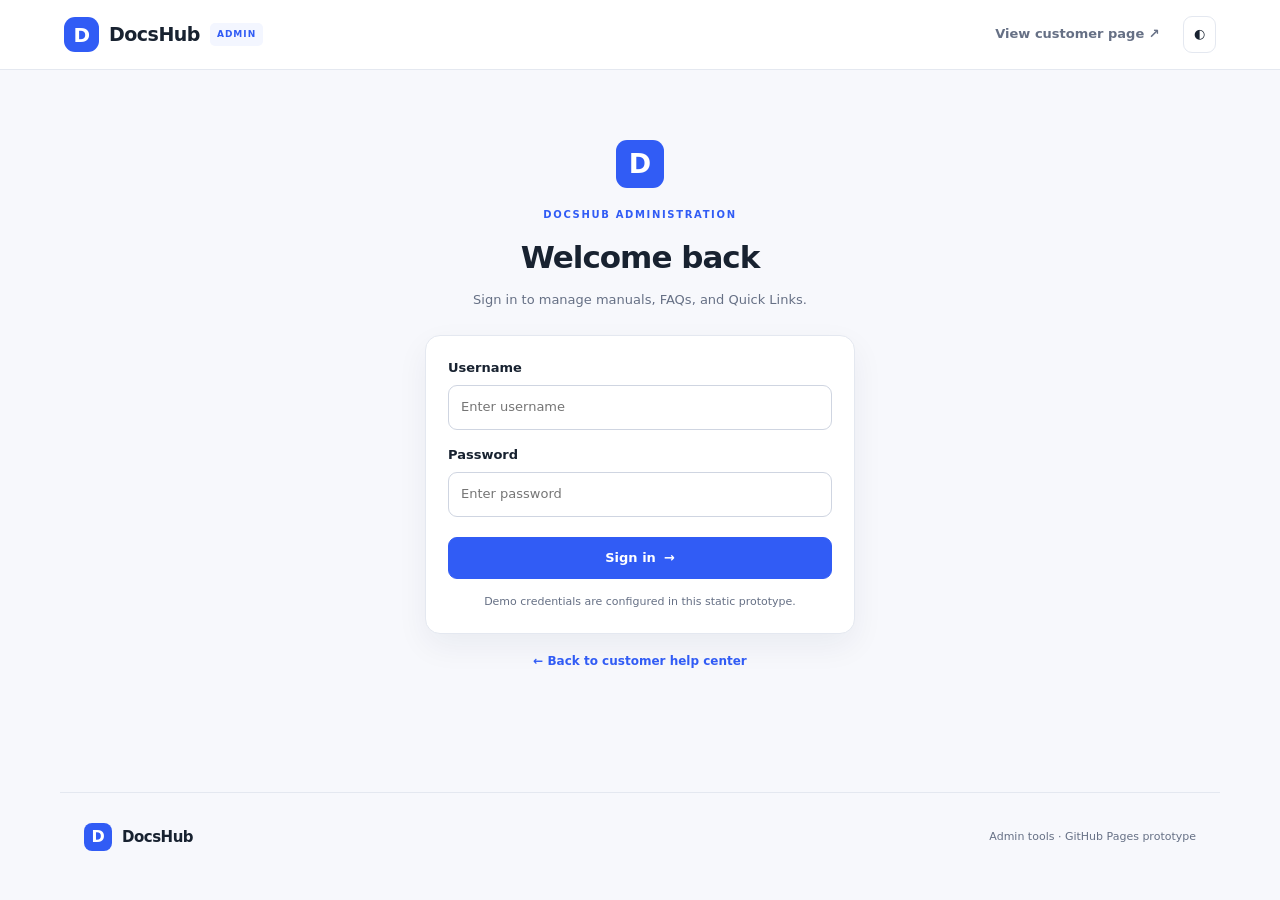
<file: admin.html>
<!doctype html>
<html lang="en">
<head>
<meta charset="utf-8"><meta name="viewport" content="width=device-width,initial-scale=1">
<meta name="robots" content="noindex,nofollow"><title>Admin — DocsHub</title>
<link rel="stylesheet" href="assets/css/styles.css">
</head>
<body class="admin-body">
<header class="topbar"><a class="brand" href="index.html"><span class="brand-mark">D</span><span>DocsHub</span><span class="admin-tag">ADMIN</span></a><nav class="nav"><a href="index.html">View customer page ↗</a><button id="theme-toggle" class="icon-btn" aria-label="Toggle dark mode">◐</button></nav><button class="menu-btn" id="menu-btn" aria-label="Toggle navigation">☰</button></header>
<main class="admin-wrap">
<section id="login-view" class="login-shell">
  <div class="login-brand"><span class="brand-mark large">D</span><p class="eyebrow blue">DOCSHUB ADMINISTRATION</p><h1>Welcome back</h1><p class="muted">Sign in to manage manuals, FAQs, and Quick Links.</p></div>
  <form id="login-form" class="panel login-panel">
    <div id="login-error" class="alert alert-error" role="alert" hidden></div>
    <label class="field"><span>Username</span><input id="username" name="username" autocomplete="username" required placeholder="Enter username"></label>
    <label class="field"><span>Password</span><input id="password" name="password" type="password" autocomplete="current-password" required placeholder="Enter password"></label>
    <button class="btn btn-primary btn-block" type="submit">Sign in <span>→</span></button>
    <p class="login-note">Demo credentials are configured in this static prototype.</p>
  </form>
  <a class="back-link" href="index.html">← Back to customer help center</a>
</section>

<section id="dashboard-view" hidden>
  <div class="dashboard-heading"><div><p class="eyebrow blue">CONTENT MANAGEMENT</p><h1>Admin dashboard</h1><p class="muted">Manage the manuals and FAQs shown on the customer page.</p></div><button id="logout-btn" class="btn">Sign out</button></div>
  <div class="alert alert-warning"><strong>GitHub publishing:</strong> connect with a fine-grained GitHub token in Settings. Changes are committed to the public content JSON file. GitHub Pages may take a few minutes to deploy; the customer page refreshes published content periodically. The token is held in this browser session only and is never included in the website files.</div>
  <div class="stat-grid"><div class="stat-card"><span>Manual links</span><strong id="manual-stat">0</strong></div><div class="stat-card"><span>FAQs</span><strong id="faq-stat">0</strong></div><div class="stat-card"><span>Quick links</span><strong id="quicklink-stat">0</strong></div><div class="stat-card"><span>Last saved</span><strong id="saved-stat" class="stat-small">—</strong></div></div>
  <div class="tabs" role="tablist"><button class="tab active" data-tab="manuals-panel" role="tab">User manuals</button><button class="tab" data-tab="faqs-panel" role="tab">FAQs</button><button class="tab" data-tab="quicklinks-panel" role="tab">Quick Links</button><button class="tab" data-tab="settings-panel" role="tab">GitHub settings</button></div>

  <section class="panel admin-panel" id="manuals-panel">
    <div class="panel-heading"><div><h2>Manage user manuals</h2><p class="muted">Add a public GitHub Markdown link, edit it, or remove it.</p></div><button id="add-manual-btn" class="btn btn-primary">＋ Add manual</button></div>
    <div id="manual-form-wrap" class="form-wrap" hidden>
      <form id="manual-form">
        <input id="manual-id" type="hidden">
        <div class="form-grid">
          <label class="field"><span>Manual title *</span><input id="manual-title" required maxlength="140" placeholder="e.g. Getting Started Guide"></label>
          <label class="field"><span>Category</span><input id="manual-category" maxlength="80" placeholder="e.g. Setup"></label>
          <label class="field full"><span>GitHub Markdown URL *</span><input id="manual-url" type="url" required placeholder="https://raw.githubusercontent.com/owner/repo/main/path/manual.md"><small>Use a public raw.githubusercontent.com URL, or a public GitHub blob URL.</small></label>
          <label class="field full"><span>Short description</span><textarea id="manual-description" rows="2" maxlength="300" placeholder="What will the reader learn?"></textarea></label>
        </div>
        <div id="manual-form-error" class="alert alert-error" role="alert" hidden></div>
        <div class="form-actions"><button type="button" class="btn" id="cancel-manual">Cancel</button><button type="submit" class="btn btn-primary">Save manual</button></div>
      </form>
    </div>
    <div id="manual-list-admin" class="managed-list"></div>
  </section>

  <section class="panel admin-panel" id="faqs-panel" hidden>
    <div class="panel-heading"><div><h2>Manage FAQs</h2><p class="muted">Create question-and-answer entries for the customer page.</p></div><button id="add-faq-btn" class="btn btn-primary">＋ Add FAQ</button></div>
    <div id="faq-form-wrap" class="form-wrap" hidden>
      <form id="faq-form">
        <input id="faq-id" type="hidden">
        <div class="form-grid">
          <label class="field full"><span>Question *</span><input id="faq-question" required maxlength="240" placeholder="Enter a frequently asked question"></label>
          <label class="field full"><span>Answer *</span><textarea id="faq-answer" required rows="5" maxlength="4000" placeholder="Markdown supported: **bold**, *italic*, headings, lists, tables, images, and [links](https://example.com)."></textarea></label>
          <label class="field"><span>Category</span><input id="faq-category" maxlength="80" placeholder="e.g. Troubleshooting"></label>
        </div>
        <div id="faq-form-error" class="alert alert-error" role="alert" hidden></div>
        <div class="form-actions"><button type="button" class="btn" id="cancel-faq">Cancel</button><button type="submit" class="btn btn-primary">Save FAQ</button></div>
      </form>
    </div>
    <div id="faq-list-admin" class="managed-list"></div>
  </section>

  <section class="panel admin-panel" id="quicklinks-panel" hidden>
    <div class="panel-heading"><div><h2>Manage Quick Links</h2><p class="muted">Publish useful external resources on the customer help center.</p></div><button id="add-quicklink-btn" class="btn btn-primary">＋ Add Quick Link</button></div>
    <div id="quicklink-form-wrap" class="form-wrap" hidden><form id="quicklink-form"><input id="quicklink-id" type="hidden"><div class="form-grid">
      <label class="field"><span>Link title *</span><input id="quicklink-title" required maxlength="120" placeholder="e.g. Support Portal"></label>
      <label class="field"><span>URL *</span><input id="quicklink-url" type="url" required placeholder="https://example.com"></label>
      <label class="field full"><span>Description</span><input id="quicklink-description" maxlength="240" placeholder="Markdown supported: **bold**, lists, tables, images, and [links](https://example.com)"></label>
    </div><div id="quicklink-form-error" class="alert alert-error" role="alert" hidden></div><div class="form-actions"><button type="button" class="btn" id="cancel-quicklink">Cancel</button><button type="submit" class="btn btn-primary">Save Quick Link</button></div></form></div>
    <div id="quicklink-list-admin" class="managed-list"></div>
  </section>

  <section class="panel admin-panel" id="settings-panel" hidden>
    <h2>Connect to GitHub</h2><p class="muted">Use a fine-grained GitHub personal access token with Contents: Read and write permission for this website repository only. Never paste a token into source code or share it.</p>
    <div class="notice"><strong>Repository:</strong> Surya-Jaganathan / Enhanced_UM_Website. Data is published to <code>content/docshub.json</code> on the branch configured below.</div>
    <form id="github-settings-form"><div class="form-grid">
      <label class="field"><span>GitHub owner *</span><input id="github-owner" required value="Surya-Jaganathan"></label>
      <label class="field"><span>Repository *</span><input id="github-repo" required value="Enhanced_UM_Website"></label>
      <label class="field"><span>Branch *</span><input id="github-branch" required value="main"></label>
      <label class="field"><span>JSON file path *</span><input id="github-path" required value="content/docshub.json"></label>
      <label class="field full"><span>Fine-grained GitHub token *</span><input id="github-token" type="password" autocomplete="off" placeholder="github_pat_…"><small>Held in session storage only. It is not written to the public site or content JSON.</small></label>
    </div><div class="form-actions"><button type="submit" class="btn btn-primary">Connect & load GitHub content</button><button id="forget-token-btn" type="button" class="btn">Forget token</button></div></form>
    <div id="github-status" class="alert" role="status" hidden></div>
    <hr>
    <h2>Import & export</h2><p class="muted">Export a backup or import a previously exported JSON file. After import, click Publish to GitHub.</p>
    <div class="settings-actions"><button id="export-btn" class="btn">Export content JSON</button><label class="btn upload-btn">Import content JSON<input id="import-file" type="file" accept="application/json,.json" hidden></label><button id="publish-btn" class="btn btn-primary">Publish current content to GitHub</button><button id="reset-btn" class="btn btn-danger">Reset demo data</button></div>
    <div id="settings-message" class="alert" hidden role="status"></div>
    <div class="notice"><strong>Important:</strong> the customer website and <code>content/docshub.json</code> are public. Do not publish confidential manuals, private URLs, or sensitive data. Admin demo login is only a convenience gate; the GitHub token provides repository write permission.</div>
  </section>
</section>
</main>
<footer class="footer admin-footer"><a class="brand" href="index.html"><span class="brand-mark">D</span><span>DocsHub</span></a><span>Admin tools · GitHub Pages prototype</span></footer>
<script src="assets/js/shared.js" defer></script>
<script src="assets/js/admin.js" defer></script>
</body></html>
</file>
<file: assets/css/styles.css>
:root{color-scheme:light;--bg:#f7f8fc;--surface:#fff;--soft:#f3f6ff;--ink:#182230;--muted:#667085;--line:#e4e8f0;--blue:#315cf5;--blue-dark:#2447d6;--navy:#111d43;--shadow:0 12px 32px rgba(20,34,70,.06)}
:root[data-theme="dark"]{color-scheme:dark;--bg:#0d1322;--surface:#121b2d;--soft:#17233d;--ink:#eef2ff;--muted:#aab6ce;--line:#2a3650;--blue:#8da5ff;--blue-dark:#b2c2ff;--navy:#0b1430;--shadow:0 12px 32px #0002}
*{box-sizing:border-box}html{scroll-behavior:smooth;scroll-padding-top:90px}body{margin:0;background:var(--bg);color:var(--ink);font:15px/1.6 Inter,ui-sans-serif,system-ui,-apple-system,"Segoe UI",sans-serif}a{color:inherit;text-decoration:none}button,input,textarea{font:inherit}button{cursor:pointer}.topbar{height:70px;padding:0 clamp(17px,5vw,72px);display:flex;align-items:center;justify-content:space-between;gap:20px;background:var(--surface);border-bottom:1px solid var(--line);position:sticky;top:0;z-index:20}.brand{display:inline-flex;align-items:center;gap:10px;font-size:19px;font-weight:850;letter-spacing:-.5px;white-space:nowrap}.brand-mark{display:grid;place-items:center;width:35px;height:35px;border-radius:11px;background:var(--blue);color:#fff;font-weight:900;font-size:20px}.brand-mark.large{width:48px;height:48px;font-size:27px}.nav{display:flex;align-items:center;gap:23px;font-size:13px;font-weight:700;color:var(--muted)}.nav a:hover{color:var(--blue)}.nav-admin{padding:8px 12px;border:1px solid var(--line);border-radius:9px;color:var(--ink)}.icon-btn,.menu-btn{background:transparent;border:1px solid var(--line);border-radius:9px;padding:7px 10px;color:var(--ink)}.menu-btn{display:none}.hero{background:linear-gradient(125deg,#101d43,#203c88 58%,#315cf5);color:white;padding:67px 20px 75px;text-align:center}.hero-inner{max-width:740px;margin:auto}.eyebrow{font-size:10px;letter-spacing:1.65px;font-weight:850;margin:0 0 10px;color:#c7d4ff}.eyebrow.blue{color:var(--blue)}.hero h1{font-size:clamp(36px,5vw,57px);line-height:1.1;letter-spacing:-2px;margin:0 0 16px}.hero h1 span{color:#b8c7ff}.hero-copy{color:#dce4ff;margin:0 auto 25px;max-width:540px}.searchbox{display:flex;align-items:center;gap:10px;max-width:640px;margin:auto;background:white;border-radius:13px;padding:8px 8px 8px 17px;box-shadow:0 14px 36px #09153855}.searchbox>span{font-size:26px;color:#7d8aa4}.searchbox input{flex:1;min-width:0;border:0;outline:0;color:#182230;background:white}.btn{display:inline-flex;justify-content:center;align-items:center;gap:8px;padding:10px 14px;border:1px solid var(--line);border-radius:9px;background:var(--surface);color:var(--ink);font-weight:750;font-size:13px;cursor:pointer}.btn:hover{filter:brightness(.98);transform:translateY(-1px)}.btn-primary{background:var(--blue);border-color:var(--blue);color:white}.btn-primary:hover{background:var(--blue-dark)}.btn-block{width:100%;margin-top:5px}.btn-danger{color:#b42318}.btn-light{background:#fff;color:#233d87;border-color:#fff}.section{max-width:1160px;margin:auto;padding:52px 24px 8px}.section-title{display:flex;align-items:end;justify-content:space-between;gap:18px;margin-bottom:21px}.section-title h2{font-size:27px;line-height:1.2;letter-spacing:-.8px;margin:0 0 7px}.muted{color:var(--muted);font-size:13px;margin:0}.manual-grid{display:grid;grid-template-columns:repeat(3,minmax(0,1fr));gap:15px}.manual-card{background:var(--surface);border:1px solid var(--line);border-radius:15px;padding:19px;box-shadow:var(--shadow);display:flex;flex-direction:column;min-width:0}.manual-card h3{font-size:16px;line-height:1.4;margin:15px 0 7px}.manual-card p{color:var(--muted);font-size:12px;line-height:1.7;margin:0 0 18px;flex:1}.manual-card-top{display:flex;align-items:center;justify-content:space-between;gap:10px}.doc-icon{display:grid;place-items:center;width:39px;height:39px;border-radius:11px;background:var(--soft);color:var(--blue);font-size:20px}.category{font-size:10px;text-transform:uppercase;letter-spacing:.5px;color:var(--muted);font-weight:800}.manual-card-foot{border-top:1px solid var(--line);padding-top:12px;display:flex;justify-content:space-between;align-items:center;gap:8px;font-size:11px}.manual-card-foot a{color:var(--blue);font-weight:800}.section-tint{max-width:none;background:var(--surface);border-top:1px solid var(--line);border-bottom:1px solid var(--line);margin-top:48px;padding:48px max(24px,calc((100% - 1112px)/2)) 55px}.faq-grid{display:grid;grid-template-columns:repeat(2,minmax(0,1fr));gap:10px}.faq-item{background:var(--bg);border:1px solid var(--line);border-radius:11px;overflow:hidden}.faq-item summary{padding:15px;cursor:pointer;font-weight:750;font-size:13px;list-style:none;display:flex;gap:10px}.faq-item summary::-webkit-details-marker{display:none}.faq-item summary:after{content:"+";margin-left:auto;color:var(--blue);font-size:18px}.faq-item[open] summary:after{content:"−"}.faq-answer{padding:0 17px 17px 42px;font-size:12px;color:var(--muted);overflow-wrap:anywhere}.faq-answer a,.markdown-body a{color:var(--blue);text-decoration:underline}.count-pill{font-size:11px;color:var(--muted);border:1px solid var(--line);border-radius:999px;padding:6px 10px}.contact{max-width:1112px;margin:55px auto 0;padding:24px 27px;background:linear-gradient(110deg,#172b68,#315cf5);border-radius:16px;color:white;display:flex;align-items:center;gap:20px}.contact h2{font-size:17px;margin:0 0 3px}.contact p{font-size:12px;color:#d8e1ff;margin:0}.contact .btn{margin-left:auto;white-space:nowrap}.footer{max-width:1160px;margin:auto;padding:30px 24px;display:flex;align-items:center;gap:20px;color:var(--muted);font-size:11px}.footer .brand{font-size:15px;color:var(--ink)}.footer .brand-mark{width:28px;height:28px;border-radius:8px;font-size:16px}.footer>span:last-child{margin-left:auto}.empty{grid-column:1/-1;text-align:center;padding:25px;border:1px dashed var(--line);border-radius:12px;color:var(--muted);font-size:13px}.reader-wrap{max-width:920px;margin:30px auto;padding:0 20px 50px}.back-link{display:inline-block;color:var(--blue);font-weight:750;font-size:13px;margin-bottom:16px}.reader{background:var(--surface);border:1px solid var(--line);border-radius:16px;padding:clamp(22px,5vw,50px);box-shadow:var(--shadow)}.reader h1{font-size:clamp(29px,4vw,42px);line-height:1.2;letter-spacing:-1px;margin:5px 0 12px}.reader-meta{font-size:12px;color:var(--muted);border-bottom:1px solid var(--line);padding-bottom:18px}.markdown-body{font-size:15px;line-height:1.85;overflow-wrap:anywhere}.markdown-body h2,.markdown-body h3{line-height:1.3;margin-top:30px}.markdown-body blockquote{border-left:3px solid var(--blue);padding:8px 14px;margin:15px 0;background:var(--bg);color:var(--muted)}.markdown-body code{background:var(--bg);border:1px solid var(--line);border-radius:4px;padding:2px 5px}.markdown-body img{max-width:100%}.reader hr{border:0;border-top:1px solid var(--line);margin-top:30px}.notice{padding:13px 15px;background:var(--soft);border:1px solid var(--line);border-radius:10px;font-size:12px;color:var(--muted);margin:15px 0}.admin-body{min-height:100vh}.admin-tag{font-size:9px;letter-spacing:1px;background:var(--soft);color:var(--blue);padding:4px 7px;border-radius:5px}.admin-wrap{max-width:1120px;margin:0 auto;padding:35px 22px 70px}.login-shell{max-width:430px;margin:35px auto;text-align:center}.login-brand .large{margin:0 auto 19px}.login-brand h1{font-size:31px;letter-spacing:-1px;margin:0 0 7px}.login-panel{text-align:left;margin-top:25px;padding:24px}.panel{background:var(--surface);border:1px solid var(--line);border-radius:15px;padding:22px;box-shadow:var(--shadow)}.field{display:flex;flex-direction:column;gap:6px;margin-bottom:15px;font-size:13px;font-weight:750}.field input,.field textarea{width:100%;padding:11px 12px;border:1px solid #cfd5e1;border-radius:9px;background:var(--surface);color:var(--ink);outline-color:var(--blue);font-weight:450}.field small{font-size:11px;color:var(--muted);font-weight:450}.login-note{font-size:11px;color:var(--muted);text-align:center;margin:14px 0 0}.back-link{color:var(--blue);font-size:12px;font-weight:750;display:inline-block;margin-top:18px}.alert{border-radius:10px;padding:12px 14px;font-size:12px;margin:13px 0}.alert-error{color:#b42318;background:#fff1f0;border:1px solid #ffd4d0}.alert-warning{background:#fff8e7;color:#7a4b00;border:1px solid #f1d58c}.alert-success{background:#ecfdf3;color:#027a48;border:1px solid #abefc6}.dashboard-heading{display:flex;align-items:center;justify-content:space-between;gap:15px;margin-bottom:22px}.dashboard-heading h1{font-size:29px;letter-spacing:-.8px;margin:0 0 6px}.stat-grid{display:grid;grid-template-columns:repeat(3,minmax(0,1fr));gap:13px;margin:20px 0}.stat-card{background:var(--surface);border:1px solid var(--line);border-radius:12px;padding:17px}.stat-card span{display:block;font-size:12px;color:var(--muted)}.stat-card strong{display:block;font-size:25px;margin-top:3px}.stat-card .stat-small{font-size:13px;margin-top:9px}.tabs{display:flex;gap:7px;border-bottom:1px solid var(--line);margin:25px 0 17px;overflow:auto}.tab{border:0;border-bottom:2px solid transparent;background:transparent;padding:11px 14px;color:var(--muted);font-weight:750;font-size:13px;white-space:nowrap}.tab.active{color:var(--blue);border-color:var(--blue)}.admin-panel{margin-bottom:18px}.panel-heading{display:flex;justify-content:space-between;align-items:center;gap:12px;margin-bottom:18px}.panel-heading h2,.admin-panel h2{font-size:18px;margin:0 0 4px}.form-wrap{padding:18px;background:var(--bg);border:1px solid var(--line);border-radius:12px;margin:18px 0}.form-grid{display:grid;grid-template-columns:repeat(2,minmax(0,1fr));gap:0 15px}.field.full{grid-column:1/-1}.form-actions{display:flex;justify-content:flex-end;gap:9px;margin-top:10px}.managed-list{display:grid;gap:10px}.managed-item{display:flex;align-items:flex-start;gap:12px;padding:14px;border:1px solid var(--line);border-radius:11px}.managed-icon{display:grid;place-items:center;flex:0 0 36px;width:36px;height:36px;border-radius:10px;background:var(--soft);color:var(--blue)}.managed-copy{min-width:0;flex:1}.managed-copy strong{display:block;font-size:13px;overflow-wrap:anywhere}.managed-copy p{font-size:11px;color:var(--muted);margin:3px 0;overflow-wrap:anywhere}.managed-copy a{font-size:11px;color:var(--blue);overflow-wrap:anywhere}.managed-actions{display:flex;gap:6px;flex-wrap:wrap}.btn-small{font-size:11px;padding:6px 9px}.settings-actions{display:flex;gap:9px;flex-wrap:wrap;margin:17px 0}.upload-btn{cursor:pointer}.admin-footer{border-top:1px solid var(--line)}[hidden]{display:none!important}
@media(max-width:800px){.manual-grid{grid-template-columns:repeat(2,minmax(0,1fr))}.contact{margin-left:20px;margin-right:20px}.section-tint{padding-left:24px;padding-right:24px}}
@media(max-width:600px){.topbar{height:63px}.nav{display:none;position:absolute;top:62px;left:0;right:0;background:var(--surface);border-bottom:1px solid var(--line);padding:10px 18px;flex-direction:column;align-items:stretch;gap:4px}.nav.open{display:flex}.nav a,.nav button{text-align:left;padding:10px}.menu-btn{display:block}.hero{padding:52px 17px}.hero h1{letter-spacing:-1.3px}.searchbox{padding:7px 7px 7px 12px;gap:7px}.searchbox .btn{padding:9px 10px}.section{padding:40px 17px 4px}.section-title{align-items:flex-start;flex-direction:column;gap:9px}.section-title h2{font-size:24px}.manual-grid,.faq-grid{grid-template-columns:1fr}.section-tint{margin-top:40px;padding:38px 17px}.contact{margin:40px 17px 0;padding:20px;flex-wrap:wrap}.contact .btn{margin:7px 0 0;width:100%}.footer{padding:25px 17px;display:grid;grid-template-columns:1fr;gap:10px}.footer>span:last-child{margin-left:0}.admin-wrap{padding:24px 14px 45px}.login-shell{margin:18px auto}.panel{padding:17px}.dashboard-heading{align-items:flex-start}.dashboard-heading h1{font-size:25px}.stat-grid{grid-template-columns:1fr 1fr}.stat-card:last-child{grid-column:1/-1}.form-grid{grid-template-columns:1fr}.field.full{grid-column:auto}.panel-heading{align-items:flex-start;flex-direction:column}.managed-item{flex-wrap:wrap}.managed-actions{width:100%;padding-left:48px}.form-actions .btn{flex:1}.settings-actions>*{width:100%}}

/* Documentation reader: article with a sticky right-side table of contents */
.reader-page{max-width:1400px;margin:24px auto 60px;padding:0 clamp(18px,4vw,54px)}
.reader-topline{display:flex;align-items:center;gap:18px;margin:0 0 18px;min-height:28px}
.reader-topline .back-link{margin:0;white-space:nowrap}
.reader-breadcrumb{font-size:12px;color:var(--muted)}
.reader-layout{display:grid;grid-template-columns:minmax(0,1fr) 205px;gap:clamp(28px,4vw,58px);align-items:start}
.reader{min-width:0;background:transparent;border:0;border-radius:0;padding:10px clamp(4px,2vw,28px) 45px 0;box-shadow:none}
.reader>h1{font-size:clamp(32px,3vw,43px);margin-top:5px}
.reader-meta{margin-bottom:24px}
.reader-toc{position:sticky;top:98px;max-height:calc(100vh - 120px);overflow:auto;padding:10px 0 14px 15px;border-left:1px solid var(--line);font-size:12px}
.toc-title{font-weight:800;color:var(--ink);margin-bottom:12px}
.reader-toc ol{list-style:none;margin:0;padding:0;display:grid;gap:9px}
.reader-toc li{margin:0;padding:0;line-height:1.4}
.reader-toc a{display:block;color:var(--muted);text-decoration:none;border-left:2px solid transparent;padding:1px 0 1px 10px;overflow-wrap:anywhere}
.reader-toc a:hover{color:var(--blue);border-left-color:var(--blue)}
.reader-toc .toc-level-1 a{font-weight:750;color:var(--ink)}
.reader-toc .toc-level-3 a,.reader-toc .toc-level-4 a{padding-left:22px;font-size:11px}
.reader-toc .toc-empty{color:var(--muted);font-size:11px}
.markdown-body h1,.markdown-body h2,.markdown-body h3,.markdown-body h4{scroll-margin-top:92px}
.markdown-body h1{font-size:30px}.markdown-body h2{font-size:25px;border-bottom:1px solid var(--line);padding-bottom:8px}.markdown-body h3{font-size:20px}.markdown-body h4{font-size:16px}
.markdown-body p,.markdown-body li{overflow-wrap:anywhere}.markdown-body pre{max-width:100%;overflow:auto;padding:16px;border-radius:10px;background:var(--bg)}
@media(max-width:850px){.reader-layout{grid-template-columns:minmax(0,1fr) 175px;gap:22px}.reader{padding-right:0}}
@media(max-width:650px){.reader-page{margin-top:12px}.reader-layout{grid-template-columns:minmax(0,1fr)}.reader-toc{position:relative;top:auto;order:-1;max-height:260px;border:1px solid var(--line);border-radius:12px;padding:14px;background:var(--surface)}.reader{padding:12px 0 35px}.reader-topline{flex-wrap:wrap;gap:8px}.reader-toc ol{grid-template-columns:1fr 1fr;gap:8px 12px}}

/* GitHub-flavoured Markdown content */
.markdown-body { overflow-wrap:anywhere; line-height:1.75; }
.markdown-body img { display:block; max-width:100%; height:auto; margin:1.25rem auto; border-radius:8px; }
.markdown-body table { border-collapse:collapse; width:100%; margin:1.25rem 0; font-size:.94em; }
.markdown-body .table-wrap { max-width:100%; overflow-x:auto; margin:1.25rem 0; }
.markdown-body th,.markdown-body td { border:1px solid var(--border, #d8dee8); padding:.65rem .8rem; text-align:left; vertical-align:top; }
.markdown-body th { background:var(--surface-muted, #f3f5f8); font-weight:700; }
.markdown-body a { color:var(--primary, #315efb); text-decoration:underline; text-underline-offset:2px; overflow-wrap:anywhere; }
.markdown-body pre { max-width:100%; overflow:auto; padding:1rem; border-radius:8px; background:var(--surface-muted, #f3f5f8); }
.markdown-body code { overflow-wrap:anywhere; }
.markdown-body blockquote { margin:1rem 0; padding:.25rem 1rem; border-left:3px solid var(--primary, #315efb); color:var(--muted, #64748b); }
.markdown-body details { margin:.75rem 0; }
.markdown-body hr { border:0; border-top:1px solid var(--border, #d8dee8); margin:1.5rem 0; }
.reader-toc { align-self:start; position:sticky; top:1.5rem; max-height:calc(100vh - 3rem); overflow-y:auto; }
.markdown-body h1,.markdown-body h2,.markdown-body h3,.markdown-body h4,.markdown-body h5,.markdown-body h6 { scroll-margin-top:1.5rem; }
@media (max-width:800px) { .reader-toc { position:static; max-height:none; order:-1; } .markdown-body table { font-size:.86em; } }


/* Fix imported Word/HTML manuals where whole paragraphs are wrapped in anchors.
   Keep links clickable, but prevent entire steps and paragraphs becoming blue/underlined. */
.markdown-body a {
  color: inherit !important;
  text-decoration: none !important;
  font: inherit;
}
.markdown-body a:hover,
.markdown-body a:focus-visible {
  color: inherit !important;
  text-decoration: underline !important;
  text-underline-offset: 2px;
}
.markdown-body p > a:only-child,
.markdown-body li > a:only-child,
.markdown-body blockquote > a:only-child {
  color: inherit !important;
  text-decoration: none !important;
}
.markdown-body p > a:only-child:hover,
.markdown-body li > a:only-child:hover,
.markdown-body blockquote > a:only-child:hover {
  text-decoration: none !important;
}

/* Active TOC item follows the section currently visible in the reader */
#reader-toc-list a { display:block; border-left:2px solid transparent; padding:.28rem .65rem; border-radius:0 5px 5px 0; transition:background-color .15s ease,color .15s ease,border-color .15s ease; }
#reader-toc-list a.active,
#reader-toc-list a[aria-current="location"] { color:var(--primary, #315efb) !important; background:rgba(49,94,251,.10); border-left-color:var(--primary, #315efb); font-weight:700; text-decoration:none !important; }
#reader-toc-list a:focus-visible { outline:2px solid var(--primary, #315efb); outline-offset:2px; }

/* Keep documentation links clickable without underlining on hover. */
.markdown-body a:hover,
.markdown-body a:focus-visible,
.manual-card a:hover,
.manual-card h3 a:hover { text-decoration:none !important; }
.markdown-body a:focus-visible,.manual-card a:focus-visible { outline:2px solid var(--primary, #315efb); outline-offset:2px; }
.quicklink-description > :first-child { margin-top:0; }
.quicklink-description > :last-child { margin-bottom:0; }
.faq-answer.markdown-body img,.quicklink-description img { max-height:28rem; object-fit:contain; }

/* TOC remains beside the article while the page scrolls; active item follows the reading position. */
.reader-layout { align-items:start; }
.reader-toc { position:sticky; top:calc(var(--header-height, 88px) + 1rem); align-self:start; max-height:calc(100vh - var(--header-height, 88px) - 2rem); overflow-y:auto; overscroll-behavior:contain; }
#reader-toc-list a { display:block; border-left:2px solid transparent; padding:.35rem .65rem; border-radius:0 5px 5px 0; transition:background-color .15s ease,color .15s ease,border-color .15s ease; }
#reader-toc-list a.active,#reader-toc-list a[aria-current="location"] { color:var(--primary, #315efb) !important; background:rgba(49,94,251,.10); border-left-color:var(--primary, #315efb); font-weight:700; text-decoration:none !important; }
@media (max-width:800px) { .reader-toc { position:static; max-height:none; overflow:visible; } }
</file>
